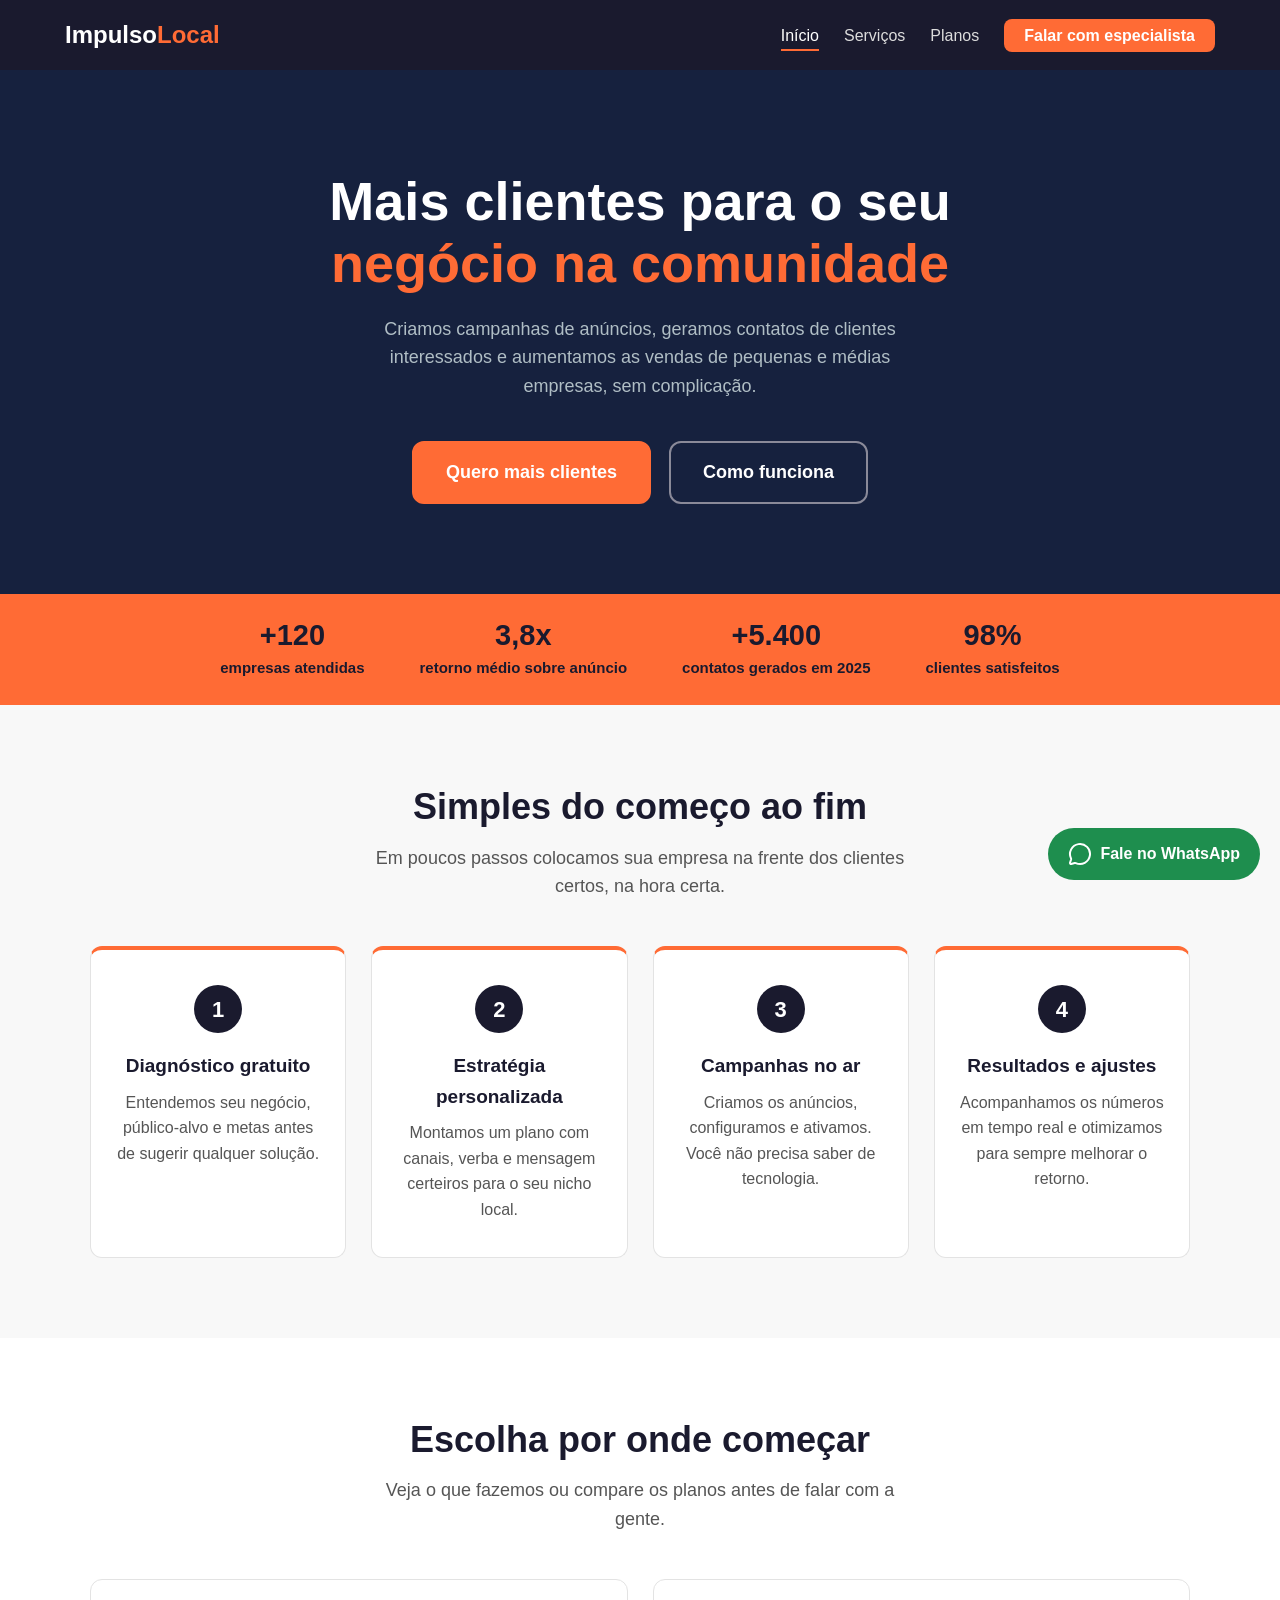
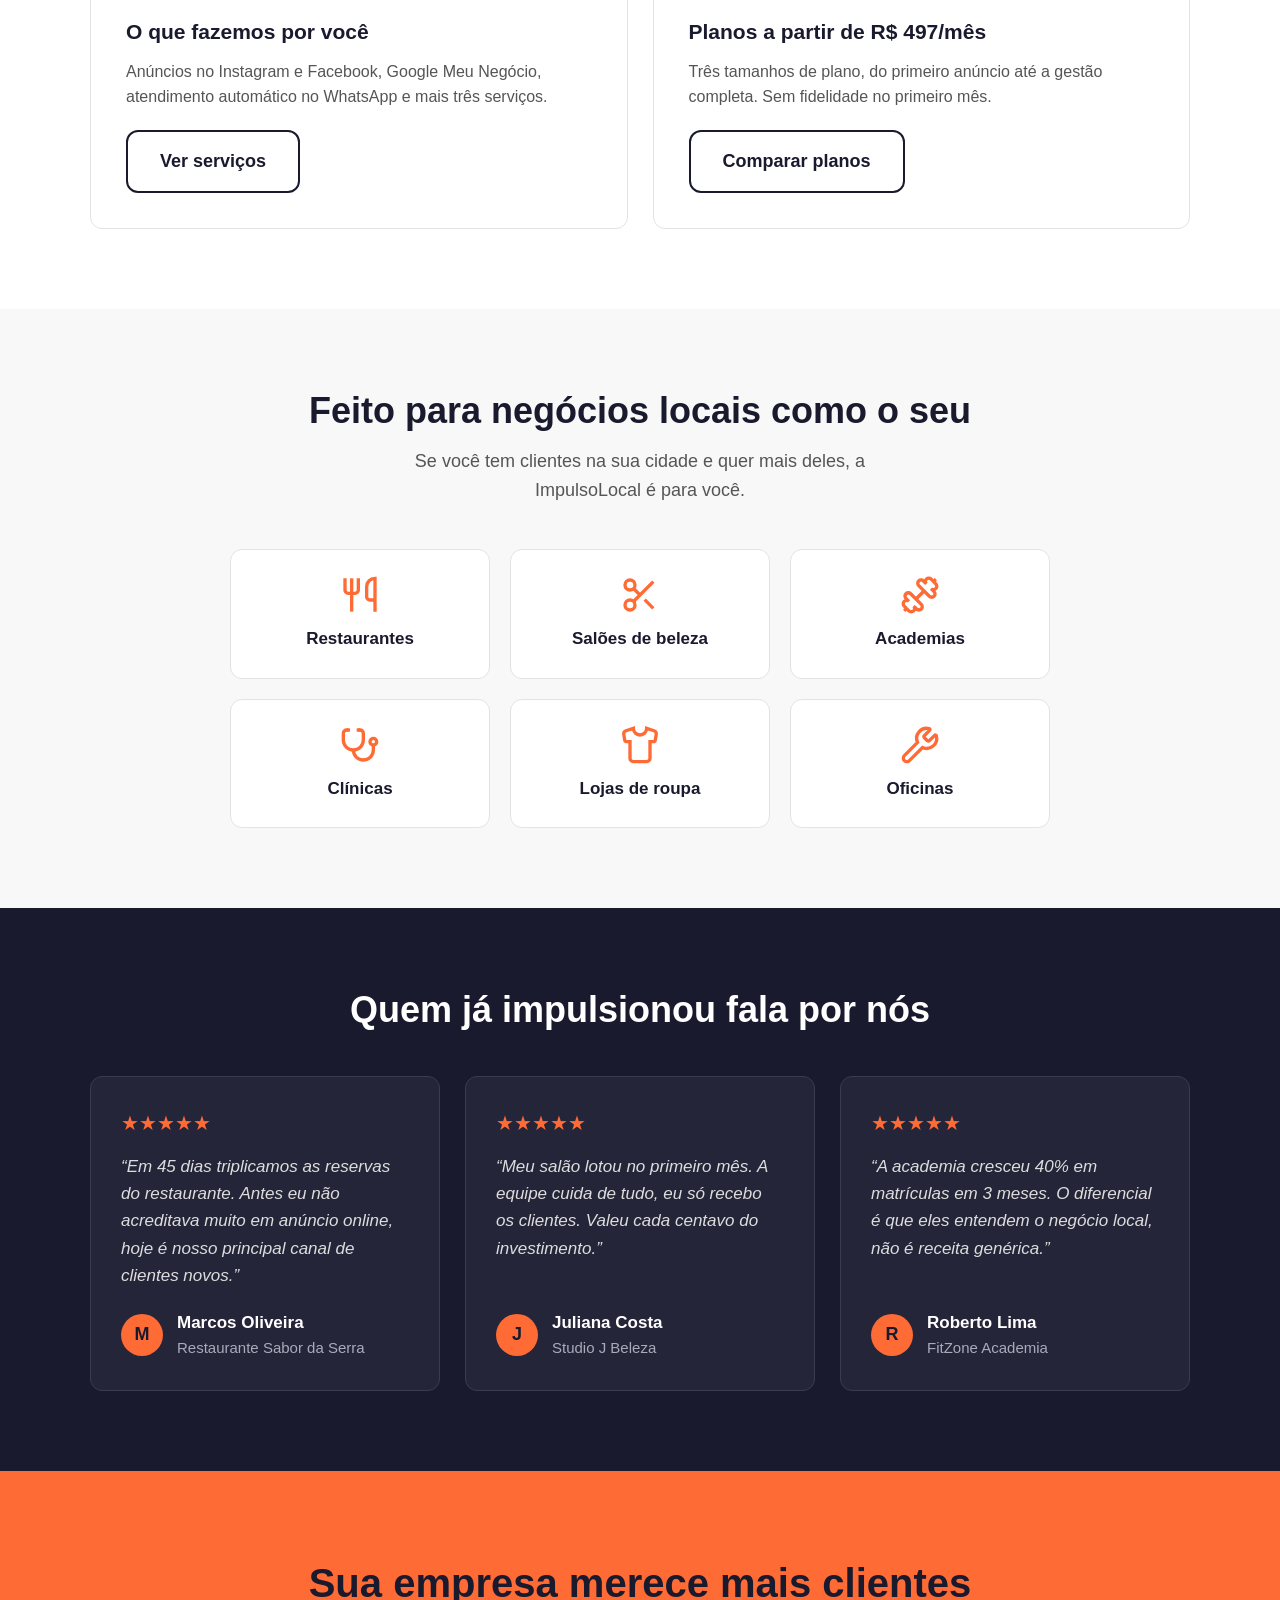
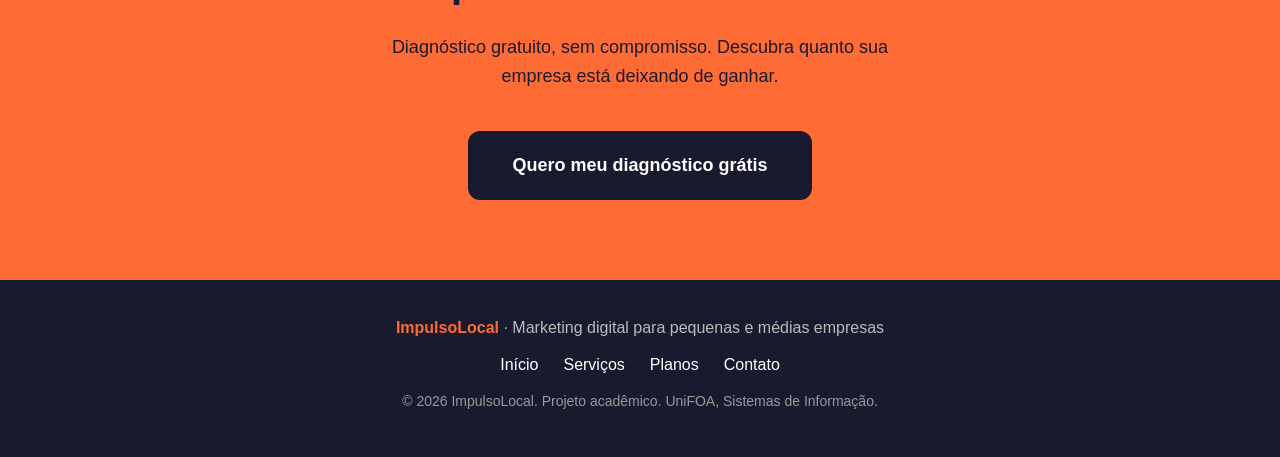
<file: Projeto-pequenos-negocios/index.html>
<!DOCTYPE html>
<html lang="pt-BR">
<head>
  <meta charset="UTF-8" />
  <meta name="viewport" content="width=device-width, initial-scale=1.0" />
  <meta name="description" content="Anúncios, leads e mais clientes para pequenos negócios locais." />
  <title>ImpulsoLocal · Marketing para Pequenos Negócios</title>
  <link rel="stylesheet" href="css/style.css" />
</head>
<body>

  <!-- menu -->
  <nav aria-label="Menu principal">
    <div class="nav-inner">
      <a href="index.html" class="logo">Impulso<span>Local</span></a>
      <ul class="nav-links" id="navLinks">
        <li><a href="index.html" class="ativo">Início</a></li>
        <li><a href="servicos.html">Serviços</a></li>
        <li><a href="planos.html">Planos</a></li>
        <li><a href="contato.html" class="nav-cta">Falar com especialista</a></li>
      </ul>
    </div>
  </nav>

  <main>
    <!-- HERO -->
    <section class="hero">
      <h1>Mais clientes para o seu<br><em>negócio na comunidade</em></h1>
      <p>Criamos campanhas de anúncios, geramos contatos de clientes interessados e aumentamos as vendas de pequenas e médias empresas, sem complicação.</p>
      <div class="hero-btns">
        <a href="contato.html" class="btn-primary">Quero mais clientes</a>
        <a href="#como-funciona" class="btn-secondary">Como funciona</a>
      </div>
    </section>

    <!-- NÚMEROS -->
    <div class="stats-bar">
      <div class="stat"><strong>+120</strong><span>empresas atendidas</span></div>
      <div class="stat"><strong>3,8x</strong><span>retorno médio sobre anúncio</span></div>
      <div class="stat"><strong>+5.400</strong><span>contatos gerados em 2025</span></div>
      <div class="stat"><strong>98%</strong><span>clientes satisfeitos</span></div>
    </div>

    <!-- COMO FUNCIONA -->
    <section id="como-funciona" class="bg-cinza">
      <div class="container text-center">
        <h2 class="section-title">Simples do começo ao fim</h2>
        <p class="section-sub">Em poucos passos colocamos sua empresa na frente dos clientes certos, na hora certa.</p>
        <div class="steps-grid">
        <div class="step-card">
          <div class="step-num">1</div>
          <h3>Diagnóstico gratuito</h3>
          <p>Entendemos seu negócio, público-alvo e metas antes de sugerir qualquer solução.</p>
        </div>
        <div class="step-card">
          <div class="step-num">2</div>
          <h3>Estratégia personalizada</h3>
          <p>Montamos um plano com canais, verba e mensagem certeiros para o seu nicho local.</p>
        </div>
        <div class="step-card">
          <div class="step-num">3</div>
          <h3>Campanhas no ar</h3>
          <p>Criamos os anúncios, configuramos e ativamos. Você não precisa saber de tecnologia.</p>
        </div>
        <div class="step-card">
          <div class="step-num">4</div>
          <h3>Resultados e ajustes</h3>
          <p>Acompanhamos os números em tempo real e otimizamos para sempre melhorar o retorno.</p>
        </div>
        </div>
      </div>
    </section>

    <!-- CONHEÇA MAIS -->
    <section>
      <div class="container text-center">
        <h2 class="section-title">Escolha por onde começar</h2>
        <p class="section-sub">Veja o que fazemos ou compare os planos antes de falar com a gente.</p>
        <div class="preview-grid">
          <article class="preview-card">
            <h3>O que fazemos por você</h3>
            <p>Anúncios no Instagram e Facebook, Google Meu Negócio, atendimento automático no WhatsApp e mais três serviços.</p>
            <a href="servicos.html" class="btn-primary btn-outline">Ver serviços</a>
          </article>
          <article class="preview-card">
            <h3>Planos a partir de R$ 497/mês</h3>
            <p>Três tamanhos de plano, do primeiro anúncio até a gestão completa. Sem fidelidade no primeiro mês.</p>
            <a href="planos.html" class="btn-primary btn-outline">Comparar planos</a>
          </article>
        </div>
      </div>
    </section>

    <!-- PARA QUEM -->
    <section id="para-quem" class="bg-cinza">
      <div class="container text-center">
        <h2 class="section-title">Feito para negócios locais como o seu</h2>
        <p class="section-sub">Se você tem clientes na sua cidade e quer mais deles, a ImpulsoLocal é para você.</p>
        <ul class="audience-grid">
        <li class="audience-item"><svg class="icon" viewBox="0 0 24 24" aria-hidden="true"><path d="M3 2v7c0 1.1.9 2 2 2h4a2 2 0 0 0 2-2V2"/><path d="M7 2v20"/><path d="M21 15V2a5 5 0 0 0-5 5v6c0 1.1.9 2 2 2h3Zm0 0v7"/></svg>Restaurantes</li>
        <li class="audience-item"><svg class="icon" viewBox="0 0 24 24" aria-hidden="true"><circle cx="6" cy="6" r="3"/><path d="M8.12 8.12 12 12"/><path d="M20 4 8.12 15.88"/><circle cx="6" cy="18" r="3"/><path d="M14.8 14.8 20 20"/></svg>Salões de beleza</li>
        <li class="audience-item"><svg class="icon" viewBox="0 0 24 24" aria-hidden="true"><path d="M17.596 12.768a2 2 0 1 0 2.829-2.829l-1.768-1.767a2 2 0 0 0 2.828-2.829l-2.828-2.828a2 2 0 0 0-2.829 2.828l-1.767-1.768a2 2 0 1 0-2.829 2.829z"/><path d="m2.5 21.5 1.4-1.4"/><path d="m20.1 3.9 1.4-1.4"/><path d="M5.343 21.485a2 2 0 1 0 2.829-2.828l1.767 1.768a2 2 0 1 0 2.829-2.829l-6.364-6.364a2 2 0 1 0-2.829 2.829l1.768 1.767a2 2 0 0 0-2.828 2.829z"/><path d="m9.6 14.4 4.8-4.8"/></svg>Academias</li>
        <li class="audience-item"><svg class="icon" viewBox="0 0 24 24" aria-hidden="true"><path d="M11 2v2"/><path d="M5 2v2"/><path d="M5 3H4a2 2 0 0 0-2 2v4a6 6 0 0 0 12 0V5a2 2 0 0 0-2-2h-1"/><path d="M8 15a6 6 0 0 0 12 0v-3"/><circle cx="20" cy="10" r="2"/></svg>Clínicas</li>
        <li class="audience-item"><svg class="icon" viewBox="0 0 24 24" aria-hidden="true"><path d="M20.38 3.46 16 2a4 4 0 0 1-8 0L3.62 3.46a2 2 0 0 0-1.34 2.23l.58 3.47a1 1 0 0 0 .99.84H6v10c0 1.1.9 2 2 2h8a2 2 0 0 0 2-2V10h2.15a1 1 0 0 0 .99-.84l.58-3.47a2 2 0 0 0-1.34-2.23z"/></svg>Lojas de roupa</li>
        <li class="audience-item"><svg class="icon" viewBox="0 0 24 24" aria-hidden="true"><path d="M14.7 6.3a1 1 0 0 0 0 1.4l1.6 1.6a1 1 0 0 0 1.4 0l3.106-3.105c.32-.322.863-.22.983.218a6 6 0 0 1-8.259 7.057l-7.91 7.91a1 1 0 0 1-2.999-3l7.91-7.91a6 6 0 0 1 7.057-8.259c.438.12.54.662.219.984z"/></svg>Oficinas</li>
        </ul>
      </div>
    </section>

    <!-- DEPOIMENTOS -->
    <section class="bg-azul">
      <div class="container text-center">
        <h2 class="section-title">Quem já impulsionou fala por nós</h2>
        <div class="depo-grid">
        <figure class="depo-card">
          <div class="depo-stars" role="img" aria-label="Avaliação 5 de 5 estrelas">★★★★★</div>
          <blockquote class="depo-text">“Em 45 dias triplicamos as reservas do restaurante. Antes eu não acreditava muito em anúncio online, hoje é nosso principal canal de clientes novos.”</blockquote>
          <figcaption class="depo-author">
            <div class="depo-avatar" aria-hidden="true">M</div>
            <div>
              <div class="depo-name">Marcos Oliveira</div>
              <div class="depo-biz">Restaurante Sabor da Serra</div>
            </div>
          </figcaption>
        </figure>
        <figure class="depo-card">
          <div class="depo-stars" role="img" aria-label="Avaliação 5 de 5 estrelas">★★★★★</div>
          <blockquote class="depo-text">“Meu salão lotou no primeiro mês. A equipe cuida de tudo, eu só recebo os clientes. Valeu cada centavo do investimento.”</blockquote>
          <figcaption class="depo-author">
            <div class="depo-avatar" aria-hidden="true">J</div>
            <div>
              <div class="depo-name">Juliana Costa</div>
              <div class="depo-biz">Studio J Beleza</div>
            </div>
          </figcaption>
        </figure>
        <figure class="depo-card">
          <div class="depo-stars" role="img" aria-label="Avaliação 5 de 5 estrelas">★★★★★</div>
          <blockquote class="depo-text">“A academia cresceu 40% em matrículas em 3 meses. O diferencial é que eles entendem o negócio local, não é receita genérica.”</blockquote>
          <figcaption class="depo-author">
            <div class="depo-avatar" aria-hidden="true">R</div>
            <div>
              <div class="depo-name">Roberto Lima</div>
              <div class="depo-biz">FitZone Academia</div>
            </div>
          </figcaption>
        </figure>
        </div>
      </div>
    </section>

    <!-- CTA FINAL -->
    <div class="cta-section">
      <h2>Sua empresa merece mais clientes</h2>
      <p>Diagnóstico gratuito, sem compromisso. Descubra quanto sua empresa está deixando de ganhar.</p>
      <a href="contato.html" class="btn-primary">Quero meu diagnóstico grátis</a>
    </div>
  </main>

  <!-- RODAPÉ -->
  <footer>
    <p><strong>ImpulsoLocal</strong> · Marketing digital para pequenas e médias empresas</p>
    <ul class="footer-links">
      <li><a href="index.html">Início</a></li>
      <li><a href="servicos.html">Serviços</a></li>
      <li><a href="planos.html">Planos</a></li>
      <li><a href="contato.html">Contato</a></li>
    </ul>
    <p class="copy">© <span id="ano">2026</span> ImpulsoLocal. Projeto acadêmico. UniFOA, Sistemas de Informação.</p>
  </footer>

  <!-- botão do whatsapp -->
  <a href="https://wa.me/5524999999999?text=Ol%C3%A1!%20Vim%20pelo%20site%20e%20quero%20saber%20mais%20sobre%20a%20ImpulsoLocal." class="whatsapp-float" target="_blank" rel="noopener" aria-label="Conversar pelo WhatsApp (abre em nova aba)">
    <svg class="icon" viewBox="0 0 24 24" aria-hidden="true"><path d="M2.992 16.342a2 2 0 0 1 .094 1.167l-1.065 3.29a1 1 0 0 0 1.236 1.168l3.413-.998a2 2 0 0 1 1.099.092 10 10 0 1 0-4.777-4.719"/></svg>
    <span class="rotulo">Fale no WhatsApp</span>
  </a>

  <script src="js/main.js"></script>
</body>
</html>
</file>
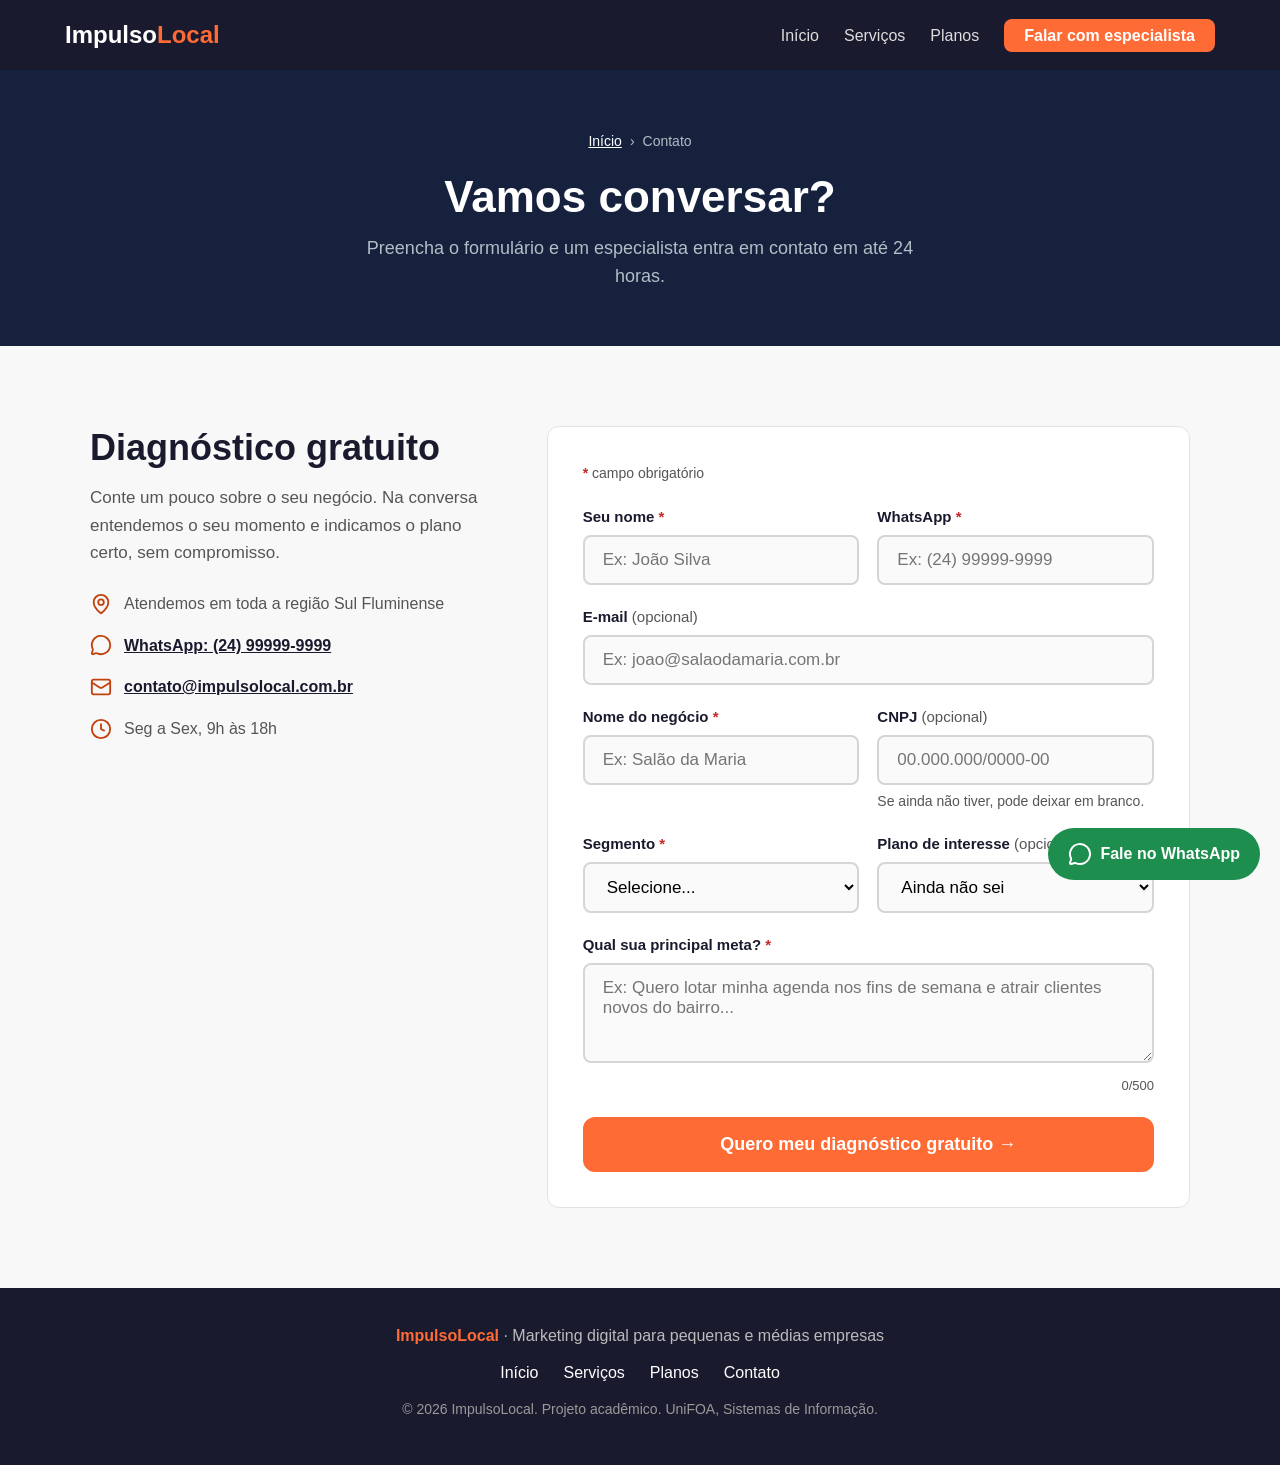
<file: Projeto-pequenos-negocios/contato.html>
<!DOCTYPE html>
<html lang="pt-BR">
<head>
  <meta charset="UTF-8" />
  <meta name="viewport" content="width=device-width, initial-scale=1.0" />
  <meta name="description" content="Peça seu diagnóstico gratuito." />
  <title>Contato · ImpulsoLocal</title>
  <link rel="stylesheet" href="css/style.css" />
</head>
<body>

  <!-- menu -->
  <nav aria-label="Menu principal">
    <div class="nav-inner">
      <a href="index.html" class="logo">Impulso<span>Local</span></a>
      <ul class="nav-links" id="navLinks">
        <li><a href="index.html">Início</a></li>
        <li><a href="servicos.html">Serviços</a></li>
        <li><a href="planos.html">Planos</a></li>
        <li><a href="contato.html" class="nav-cta ativo">Falar com especialista</a></li>
      </ul>
    </div>
  </nav>

  <!-- CABEÇALHO DA PÁGINA -->
  <header class="page-header">
    <ol class="breadcrumb" aria-label="Você está em">
      <li><a href="index.html">Início</a></li>
      <li>›</li>
      <li>Contato</li>
    </ol>
    <h1>Vamos conversar?</h1>
    <p>Preencha o formulário e um especialista entra em contato em até 24 horas.</p>
  </header>

  <main>
    <section class="bg-cinza">
      <div class="container">
        <div class="form-grid">

          <!-- Informações de contato -->
          <aside class="form-info">
            <h2 class="section-title">Diagnóstico gratuito</h2>
            <p>Conte um pouco sobre o seu negócio. Na conversa entendemos o seu momento e indicamos o plano certo, sem compromisso.</p>
            <div class="contact-item"><svg class="icon" viewBox="0 0 24 24" aria-hidden="true"><path d="M20 10c0 4.993-5.539 10.193-7.399 11.799a1 1 0 0 1-1.202 0C9.539 20.193 4 14.993 4 10a8 8 0 0 1 16 0"/><circle cx="12" cy="10" r="3"/></svg><span>Atendemos em toda a região Sul Fluminense</span></div>
            <div class="contact-item"><svg class="icon" viewBox="0 0 24 24" aria-hidden="true"><path d="M2.992 16.342a2 2 0 0 1 .094 1.167l-1.065 3.29a1 1 0 0 0 1.236 1.168l3.413-.998a2 2 0 0 1 1.099.092 10 10 0 1 0-4.777-4.719"/></svg><a href="https://wa.me/5524999999999?text=Ol%C3%A1!%20Vim%20pelo%20site%20e%20quero%20saber%20mais%20sobre%20a%20ImpulsoLocal." target="_blank" rel="noopener">WhatsApp: (24) 99999-9999</a></div>
            <div class="contact-item"><svg class="icon" viewBox="0 0 24 24" aria-hidden="true"><path d="m22 7-8.991 5.727a2 2 0 0 1-2.009 0L2 7"/><rect x="2" y="4" width="20" height="16" rx="2"/></svg><a href="mailto:contato@impulsolocal.com.br">contato@impulsolocal.com.br</a></div>
            <div class="contact-item"><svg class="icon" viewBox="0 0 24 24" aria-hidden="true"><circle cx="12" cy="12" r="10"/><path d="M12 6v6l4 2"/></svg><span>Seg a Sex, 9h às 18h</span></div>
          </aside>

          <!-- Formulário -->
          <div class="form-box">
            <form id="leadForm" novalidate>
              <p class="form-legenda"><span class="obrigatorio" aria-hidden="true">*</span> campo obrigatório</p>

              <!-- aparece se a pessoa já mandou o formulário antes -->
              <div class="aviso-dados" id="avisoDados" role="status">
                <span>Preenchemos com os dados do seu último pedido.</span>
                <button type="button" class="link-botao" id="limparDados">Limpar formulário</button>
              </div>

              <div class="form-row">
                <div class="form-group">
                  <label for="nome">Seu nome <span class="obrigatorio" aria-hidden="true">*</span></label>
                  <input type="text" id="nome" name="nome" placeholder="Ex: João Silva" autocomplete="name" required aria-describedby="erro-nome" />
                  <p class="msg-erro" id="erro-nome" aria-live="polite"></p>
                </div>
                <div class="form-group">
                  <label for="whatsapp">WhatsApp <span class="obrigatorio" aria-hidden="true">*</span></label>
                  <input type="text" id="whatsapp" name="whatsapp" placeholder="Ex: (24) 99999-9999" inputmode="numeric" maxlength="15" autocomplete="tel-national" required aria-describedby="erro-whatsapp" />
                  <p class="msg-erro" id="erro-whatsapp" aria-live="polite"></p>
                </div>
              </div>

              <div class="form-group">
                <label for="email">E-mail <span class="opcional">(opcional)</span></label>
                <input type="email" id="email" name="email" placeholder="Ex: joao@salaodamaria.com.br" autocomplete="email" aria-describedby="erro-email" />
                <p class="msg-erro" id="erro-email" aria-live="polite"></p>
              </div>

              <div class="form-row">
                <div class="form-group">
                  <label for="empresa">Nome do negócio <span class="obrigatorio" aria-hidden="true">*</span></label>
                  <input type="text" id="empresa" name="empresa" placeholder="Ex: Salão da Maria" autocomplete="organization" required aria-describedby="erro-empresa" />
                  <p class="msg-erro" id="erro-empresa" aria-live="polite"></p>
                </div>
                <div class="form-group">
                  <label for="cnpj">CNPJ <span class="opcional">(opcional)</span></label>
                  <input type="text" id="cnpj" name="cnpj" placeholder="00.000.000/0000-00" inputmode="numeric" maxlength="18" aria-describedby="erro-cnpj dica-cnpj" />
                  <p class="dica" id="dica-cnpj">Se ainda não tiver, pode deixar em branco.</p>
                  <p class="msg-erro" id="erro-cnpj" aria-live="polite"></p>
                </div>
              </div>

              <div class="form-row">
                <div class="form-group">
                  <label for="segmento">Segmento <span class="obrigatorio" aria-hidden="true">*</span></label>
                  <select id="segmento" name="segmento" required aria-describedby="erro-segmento">
                    <option value="">Selecione...</option>
                  <option>Restaurante / Lanchonete</option>
                  <option>Salão de Beleza / Barbearia</option>
                  <option>Academia / Crossfit</option>
                  <option>Clínica / Saúde</option>
                  <option>Loja de Roupas / Moda</option>
                  <option>Oficina / Auto</option>
                  <option>Imobiliária</option>
                  <option>Educação / Cursos</option>
                  <option>Outro</option>
                  </select>
                  <p class="msg-erro" id="erro-segmento" aria-live="polite"></p>
                </div>
                <div class="form-group">
                  <label for="plano">Plano de interesse <span class="opcional">(opcional)</span></label>
                  <select id="plano" name="plano">
                    <option value="">Ainda não sei</option>
                    <option value="inicial">Starter · 1 canal</option>
                    <option value="crescimento">Crescimento · 2 canais</option>
                    <option value="profissional">Profissional · todos os canais</option>
                  </select>
                </div>
              </div>

              <div class="form-group">
                <label for="meta">Qual sua principal meta? <span class="obrigatorio" aria-hidden="true">*</span></label>
                <textarea id="meta" name="meta" maxlength="500" placeholder="Ex: Quero lotar minha agenda nos fins de semana e atrair clientes novos do bairro..." required aria-describedby="erro-meta contador-meta"></textarea>
                <p class="contador" id="contador-meta">0/500</p>
                <p class="msg-erro" id="erro-meta" aria-live="polite"></p>
              </div>

              <div class="form-acoes">
                <button type="submit" class="btn-primary btn-submit" id="btnEnviar">Quero meu diagnóstico gratuito →</button>
                <button type="button" class="btn-primary btn-outline btn-cancelar" id="btnCancelar">Cancelar envio</button>
              </div>
            </form>

            <!-- Tela de sucesso -->
            <div class="form-success" id="formSuccess" role="status" tabindex="-1">
              <div class="success-icon"><svg class="icon" viewBox="0 0 24 24" aria-hidden="true"><path d="M20 6 9 17l-5-5"/></svg></div>
              <h2>Pedido enviado, <span id="nomeSucesso"></span>!</h2>
              <p>Nossa equipe vai chamar você no WhatsApp <strong id="zapSucesso"></strong> em até 24 horas.</p>
              <div class="success-acoes">
                <button type="button" class="btn-primary btn-outline" id="btnCorrigir">Corrigir meus dados</button>
                <button type="button" class="btn-primary" id="btnNovo">Enviar outro pedido</button>
              </div>
            </div>
          </div>

        </div>
      </div>
    </section>
  </main>

  <!-- RODAPÉ -->
  <footer>
    <p><strong>ImpulsoLocal</strong> · Marketing digital para pequenas e médias empresas</p>
    <ul class="footer-links">
      <li><a href="index.html">Início</a></li>
      <li><a href="servicos.html">Serviços</a></li>
      <li><a href="planos.html">Planos</a></li>
      <li><a href="contato.html">Contato</a></li>
    </ul>
    <p class="copy">© <span id="ano">2026</span> ImpulsoLocal. Projeto acadêmico. UniFOA, Sistemas de Informação.</p>
  </footer>

  <!-- botão do whatsapp -->
  <a href="https://wa.me/5524999999999?text=Ol%C3%A1!%20Vim%20pelo%20site%20e%20quero%20saber%20mais%20sobre%20a%20ImpulsoLocal." class="whatsapp-float" target="_blank" rel="noopener" aria-label="Conversar pelo WhatsApp (abre em nova aba)">
    <svg class="icon" viewBox="0 0 24 24" aria-hidden="true"><path d="M2.992 16.342a2 2 0 0 1 .094 1.167l-1.065 3.29a1 1 0 0 0 1.236 1.168l3.413-.998a2 2 0 0 1 1.099.092 10 10 0 1 0-4.777-4.719"/></svg>
    <span class="rotulo">Fale no WhatsApp</span>
  </a>

  <script src="js/main.js"></script>
  <script src="js/formulario.js"></script>
</body>
</html>
</file>
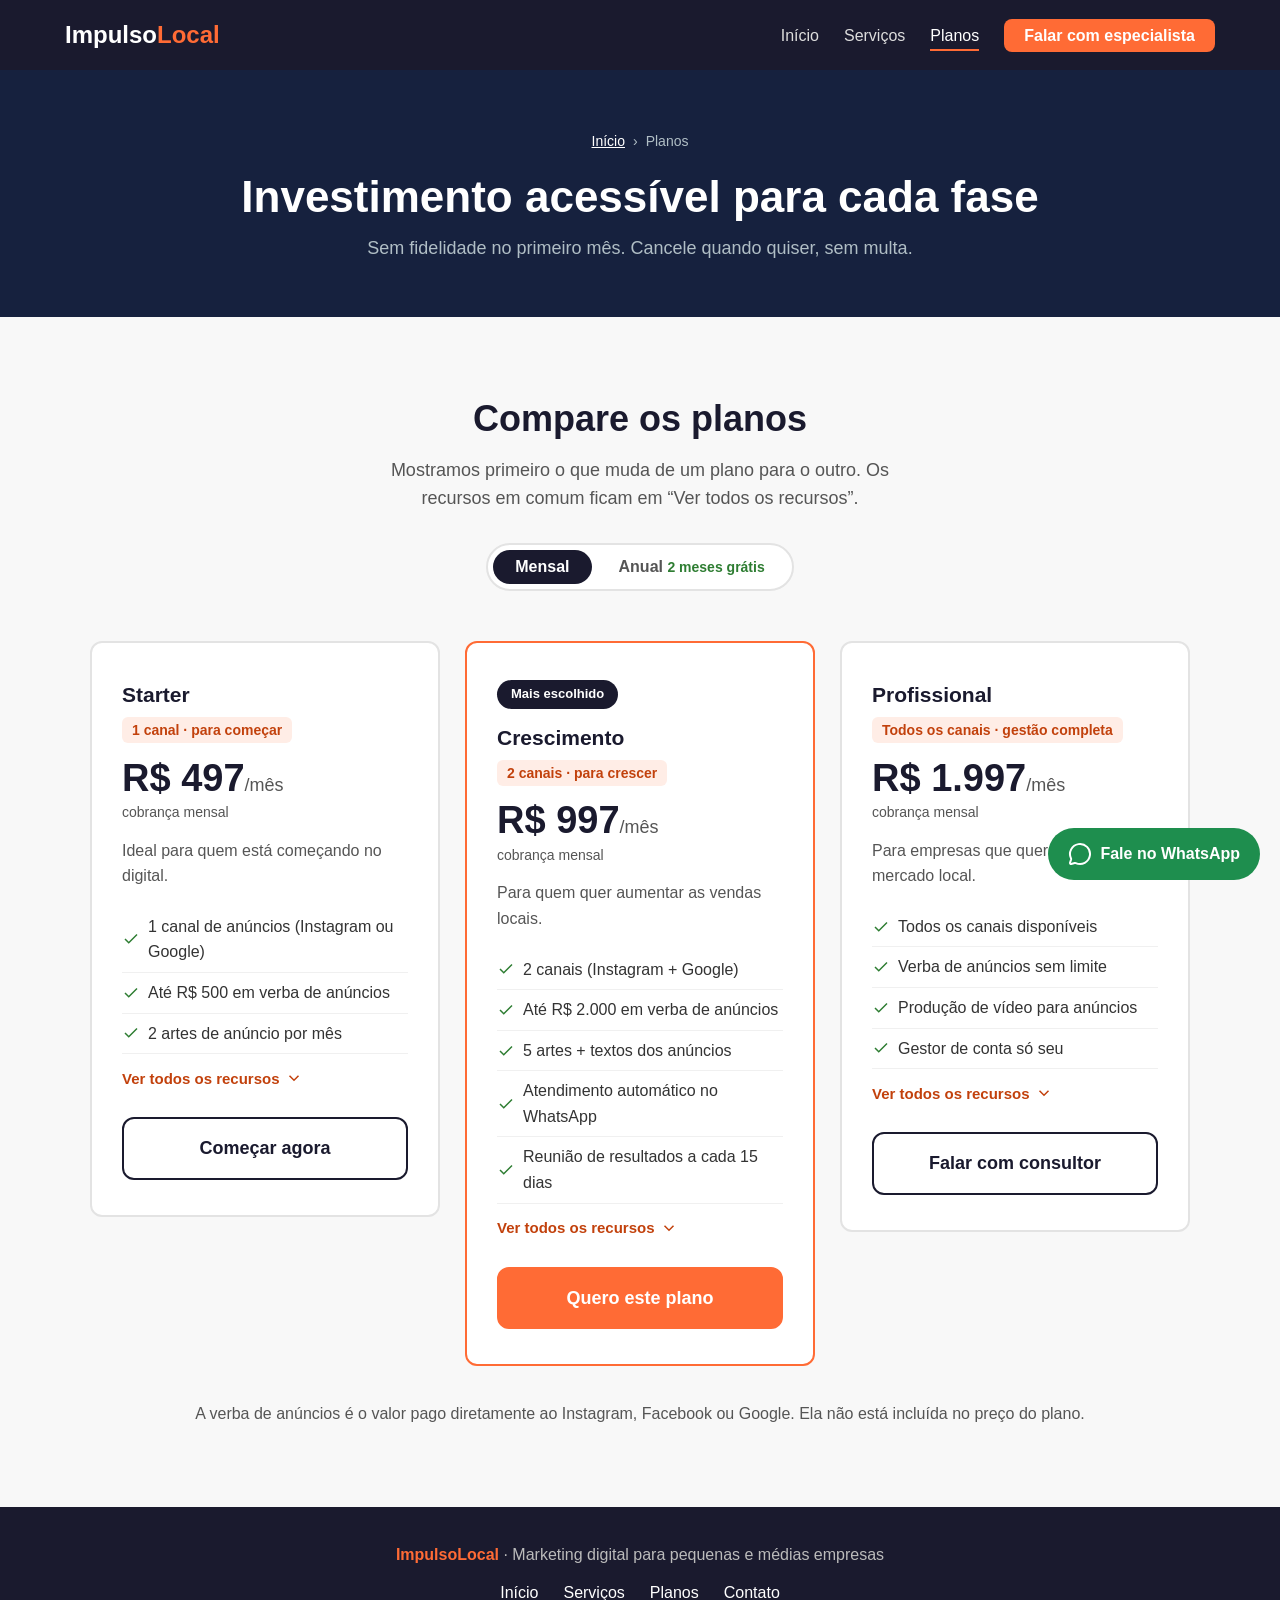
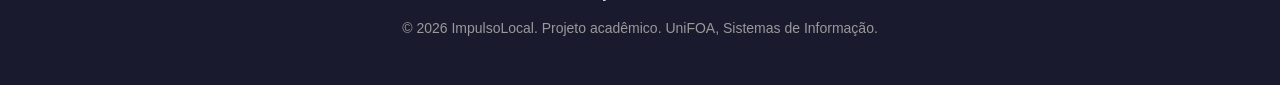
<file: Projeto-pequenos-negocios/planos.html>
<!DOCTYPE html>
<html lang="pt-BR">
<head>
  <meta charset="UTF-8" />
  <meta name="viewport" content="width=device-width, initial-scale=1.0" />
  <meta name="description" content="Compare os planos da ImpulsoLocal." />
  <title>Planos · ImpulsoLocal</title>
  <link rel="stylesheet" href="css/style.css" />
</head>
<body>

  <!-- menu -->
  <nav aria-label="Menu principal">
    <div class="nav-inner">
      <a href="index.html" class="logo">Impulso<span>Local</span></a>
      <ul class="nav-links" id="navLinks">
        <li><a href="index.html">Início</a></li>
        <li><a href="servicos.html">Serviços</a></li>
        <li><a href="planos.html" class="ativo">Planos</a></li>
        <li><a href="contato.html" class="nav-cta">Falar com especialista</a></li>
      </ul>
    </div>
  </nav>

  <!-- CABEÇALHO DA PÁGINA -->
  <header class="page-header">
    <ol class="breadcrumb" aria-label="Você está em">
      <li><a href="index.html">Início</a></li>
      <li>›</li>
      <li>Planos</li>
    </ol>
    <h1>Investimento acessível para cada fase</h1>
    <p>Sem fidelidade no primeiro mês. Cancele quando quiser, sem multa.</p>
  </header>

  <main>
    <section class="bg-cinza">
      <div class="container text-center">
        <h2 class="section-title">Compare os planos</h2>
        <p class="section-sub">Mostramos primeiro o que muda de um plano para o outro. Os recursos em comum ficam em “Ver todos os recursos”.</p>

        <!-- mensal / anual -->
        <div class="billing-toggle" role="group" aria-label="Forma de pagamento">
          <button type="button" data-cobranca="mensal" class="ativo">Mensal</button>
          <button type="button" data-cobranca="anual">Anual <span class="desconto">2 meses grátis</span></button>
        </div>

        <div class="plans-grid">
        <article class="plan-card">
          <h3 class="plan-name">Starter</h3>
          <span class="plan-porte">1 canal · para começar</span>
          <p class="plan-price">R$ <span class="valor" data-mensal="497" data-anual="414">497</span><span class="por-mes">/mês</span></p>
          <p class="plan-cobranca" data-anual-texto="cobrado R$ 4.970 por ano">cobrança mensal</p>
          <p class="plan-desc">Ideal para quem está começando no digital.</p>
          <ul class="plan-features">
            <li><svg class="icon" viewBox="0 0 24 24" aria-hidden="true"><path d="M20 6 9 17l-5-5"/></svg>1 canal de anúncios (Instagram ou Google)</li>
            <li><svg class="icon" viewBox="0 0 24 24" aria-hidden="true"><path d="M20 6 9 17l-5-5"/></svg>Até R$ 500 em verba de anúncios</li>
            <li><svg class="icon" viewBox="0 0 24 24" aria-hidden="true"><path d="M20 6 9 17l-5-5"/></svg>2 artes de anúncio por mês</li>
          </ul>
          <ul class="plan-features extra" id="extra-inicial">
            <li><svg class="icon" viewBox="0 0 24 24" aria-hidden="true"><path d="M20 6 9 17l-5-5"/></svg>Relatório mensal simplificado</li>
            <li><svg class="icon" viewBox="0 0 24 24" aria-hidden="true"><path d="M20 6 9 17l-5-5"/></svg>Suporte via WhatsApp</li>
          </ul>
          <button type="button" class="btn-ver-mais" aria-expanded="false" aria-controls="extra-inicial">
            <span>Ver todos os recursos</span> <svg class="icon" viewBox="0 0 24 24" aria-hidden="true"><path d="m6 9 6 6 6-6"/></svg>
          </button>
          <a href="contato.html?plano=inicial" class="btn-primary btn-outline btn-plan">Começar agora</a>
        </article>
        <article class="plan-card destaque">
          <div class="plan-badge">Mais escolhido</div>
          <h3 class="plan-name">Crescimento</h3>
          <span class="plan-porte">2 canais · para crescer</span>
          <p class="plan-price">R$ <span class="valor" data-mensal="997" data-anual="831">997</span><span class="por-mes">/mês</span></p>
          <p class="plan-cobranca" data-anual-texto="cobrado R$ 9.970 por ano">cobrança mensal</p>
          <p class="plan-desc">Para quem quer aumentar as vendas locais.</p>
          <ul class="plan-features">
            <li><svg class="icon" viewBox="0 0 24 24" aria-hidden="true"><path d="M20 6 9 17l-5-5"/></svg>2 canais (Instagram + Google)</li>
            <li><svg class="icon" viewBox="0 0 24 24" aria-hidden="true"><path d="M20 6 9 17l-5-5"/></svg>Até R$ 2.000 em verba de anúncios</li>
            <li><svg class="icon" viewBox="0 0 24 24" aria-hidden="true"><path d="M20 6 9 17l-5-5"/></svg>5 artes + textos dos anúncios</li>
            <li><svg class="icon" viewBox="0 0 24 24" aria-hidden="true"><path d="M20 6 9 17l-5-5"/></svg>Atendimento automático no WhatsApp</li>
            <li><svg class="icon" viewBox="0 0 24 24" aria-hidden="true"><path d="M20 6 9 17l-5-5"/></svg>Reunião de resultados a cada 15 dias</li>
          </ul>
          <ul class="plan-features extra" id="extra-crescimento">
            <li><svg class="icon" viewBox="0 0 24 24" aria-hidden="true"><path d="M20 6 9 17l-5-5"/></svg>Google Meu Negócio otimizado</li>
            <li><svg class="icon" viewBox="0 0 24 24" aria-hidden="true"><path d="M20 6 9 17l-5-5"/></svg>Painel de resultados em tempo real</li>
            <li><svg class="icon" viewBox="0 0 24 24" aria-hidden="true"><path d="M20 6 9 17l-5-5"/></svg>Suporte via WhatsApp</li>
          </ul>
          <button type="button" class="btn-ver-mais" aria-expanded="false" aria-controls="extra-crescimento">
            <span>Ver todos os recursos</span> <svg class="icon" viewBox="0 0 24 24" aria-hidden="true"><path d="m6 9 6 6 6-6"/></svg>
          </button>
          <a href="contato.html?plano=crescimento" class="btn-primary btn-plan">Quero este plano</a>
        </article>
        <article class="plan-card">
          <h3 class="plan-name">Profissional</h3>
          <span class="plan-porte">Todos os canais · gestão completa</span>
          <p class="plan-price">R$ <span class="valor" data-mensal="1.997" data-anual="1.664">1.997</span><span class="por-mes">/mês</span></p>
          <p class="plan-cobranca" data-anual-texto="cobrado R$ 19.970 por ano">cobrança mensal</p>
          <p class="plan-desc">Para empresas que querem liderar o mercado local.</p>
          <ul class="plan-features">
            <li><svg class="icon" viewBox="0 0 24 24" aria-hidden="true"><path d="M20 6 9 17l-5-5"/></svg>Todos os canais disponíveis</li>
            <li><svg class="icon" viewBox="0 0 24 24" aria-hidden="true"><path d="M20 6 9 17l-5-5"/></svg>Verba de anúncios sem limite</li>
            <li><svg class="icon" viewBox="0 0 24 24" aria-hidden="true"><path d="M20 6 9 17l-5-5"/></svg>Produção de vídeo para anúncios</li>
            <li><svg class="icon" viewBox="0 0 24 24" aria-hidden="true"><path d="M20 6 9 17l-5-5"/></svg>Gestor de conta só seu</li>
          </ul>
          <ul class="plan-features extra" id="extra-profissional">
            <li><svg class="icon" viewBox="0 0 24 24" aria-hidden="true"><path d="M20 6 9 17l-5-5"/></svg>Funil de vendas completo</li>
            <li><svg class="icon" viewBox="0 0 24 24" aria-hidden="true"><path d="M20 6 9 17l-5-5"/></svg>Sistema para organizar os contatos (CRM)</li>
            <li><svg class="icon" viewBox="0 0 24 24" aria-hidden="true"><path d="M20 6 9 17l-5-5"/></svg>Suporte prioritário 7 dias por semana</li>
          </ul>
          <button type="button" class="btn-ver-mais" aria-expanded="false" aria-controls="extra-profissional">
            <span>Ver todos os recursos</span> <svg class="icon" viewBox="0 0 24 24" aria-hidden="true"><path d="m6 9 6 6 6-6"/></svg>
          </button>
          <a href="contato.html?plano=profissional" class="btn-primary btn-outline btn-plan">Falar com consultor</a>
        </article>
        </div>
        <p class="plans-nota">A verba de anúncios é o valor pago diretamente ao Instagram, Facebook ou Google. Ela não está incluída no preço do plano.</p>
      </div>
    </section>
  </main>

  <!-- RODAPÉ -->
  <footer>
    <p><strong>ImpulsoLocal</strong> · Marketing digital para pequenas e médias empresas</p>
    <ul class="footer-links">
      <li><a href="index.html">Início</a></li>
      <li><a href="servicos.html">Serviços</a></li>
      <li><a href="planos.html">Planos</a></li>
      <li><a href="contato.html">Contato</a></li>
    </ul>
    <p class="copy">© <span id="ano">2026</span> ImpulsoLocal. Projeto acadêmico. UniFOA, Sistemas de Informação.</p>
  </footer>

  <!-- botão do whatsapp -->
  <a href="https://wa.me/5524999999999?text=Ol%C3%A1!%20Vim%20pelo%20site%20e%20quero%20saber%20mais%20sobre%20a%20ImpulsoLocal." class="whatsapp-float" target="_blank" rel="noopener" aria-label="Conversar pelo WhatsApp (abre em nova aba)">
    <svg class="icon" viewBox="0 0 24 24" aria-hidden="true"><path d="M2.992 16.342a2 2 0 0 1 .094 1.167l-1.065 3.29a1 1 0 0 0 1.236 1.168l3.413-.998a2 2 0 0 1 1.099.092 10 10 0 1 0-4.777-4.719"/></svg>
    <span class="rotulo">Fale no WhatsApp</span>
  </a>

  <script src="js/main.js"></script>
  <script src="js/planos.js"></script>
</body>
</html>
</file>
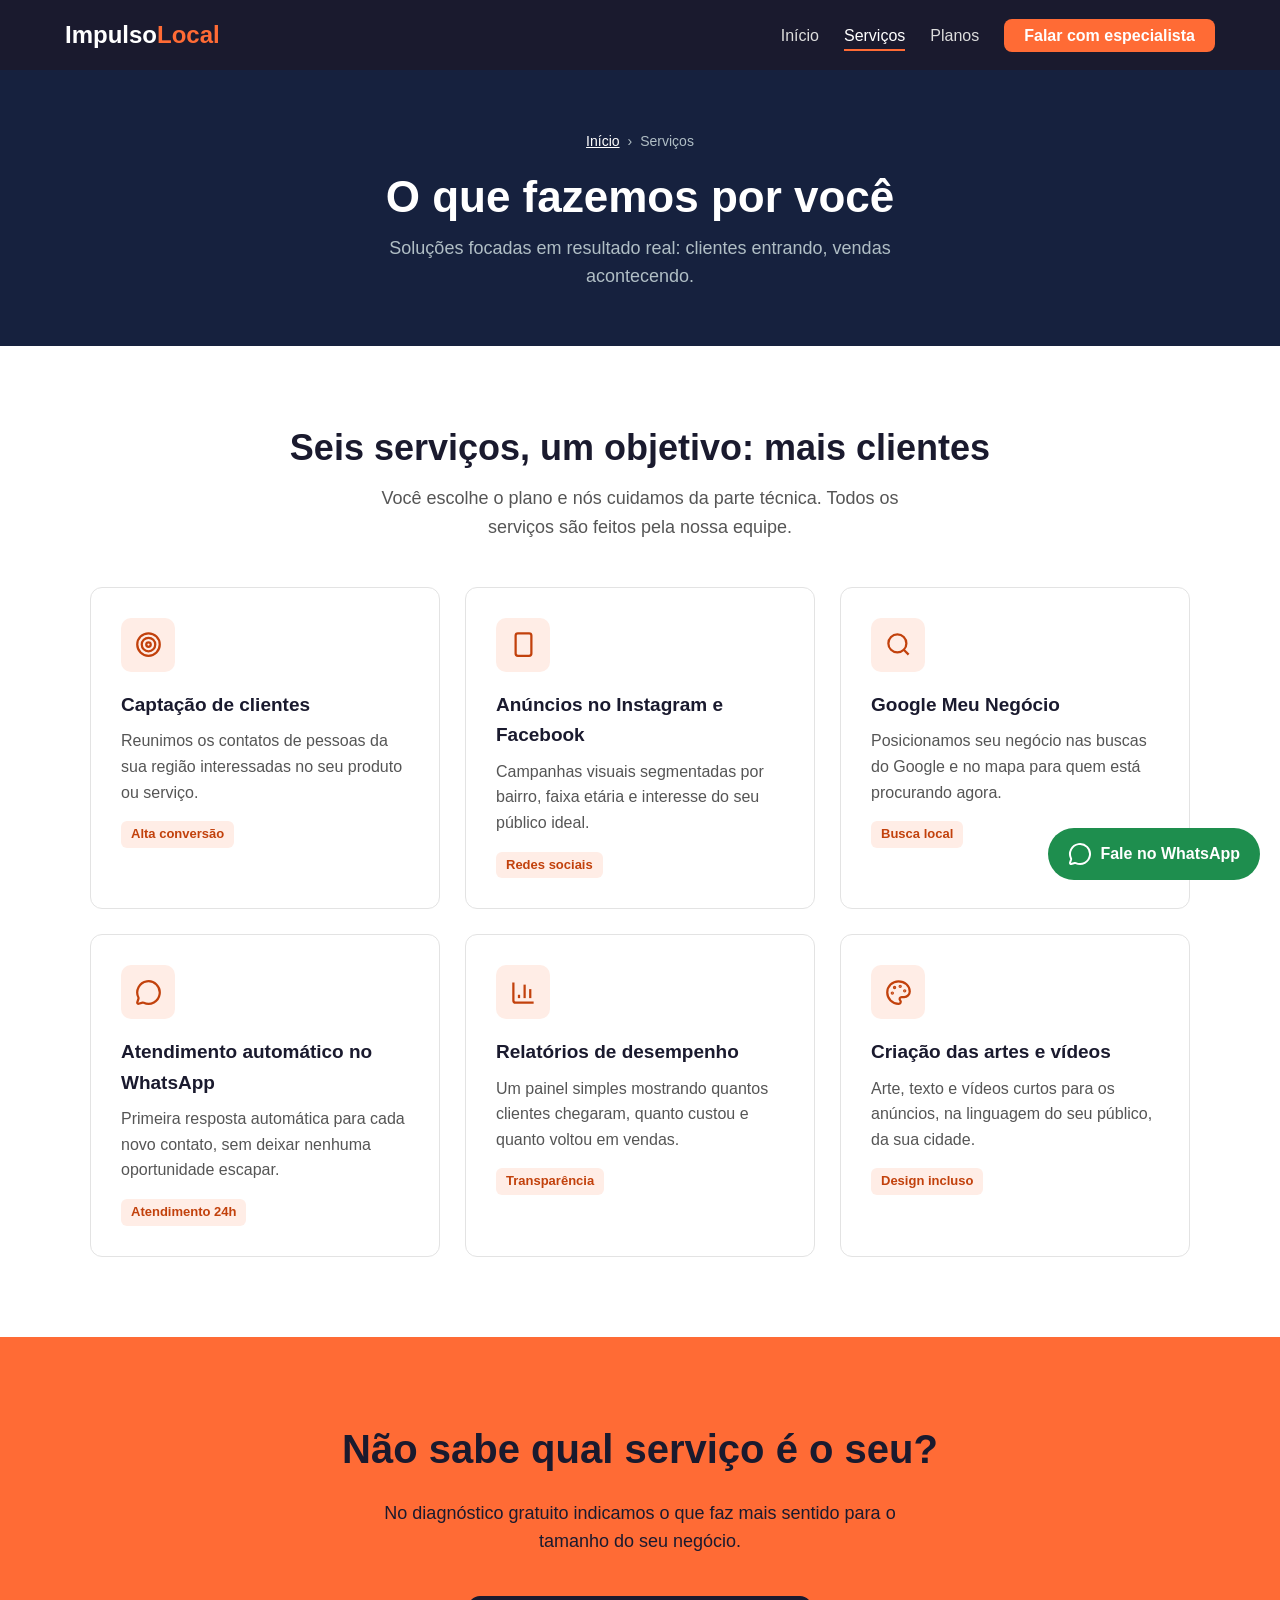
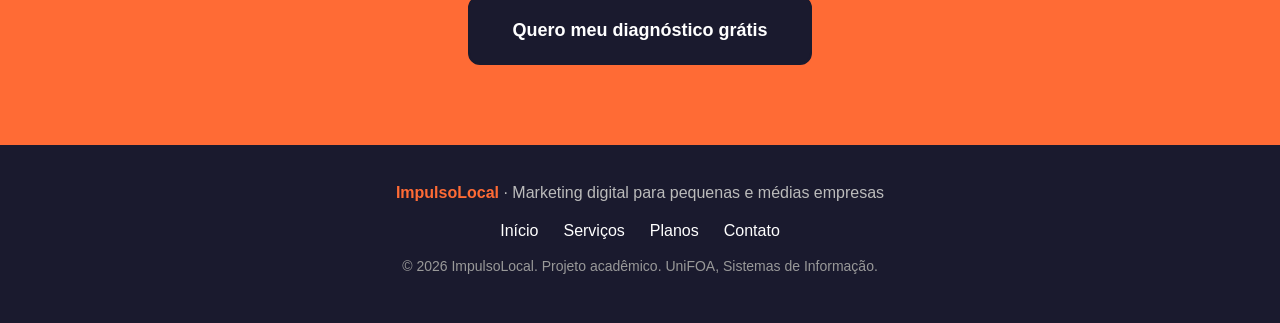
<file: Projeto-pequenos-negocios/servicos.html>
<!DOCTYPE html>
<html lang="pt-BR">
<head>
  <meta charset="UTF-8" />
  <meta name="viewport" content="width=device-width, initial-scale=1.0" />
  <meta name="description" content="Os serviços de marketing da ImpulsoLocal para negócios locais." />
  <title>Serviços · ImpulsoLocal</title>
  <link rel="stylesheet" href="css/style.css" />
</head>
<body>

  <!-- menu -->
  <nav aria-label="Menu principal">
    <div class="nav-inner">
      <a href="index.html" class="logo">Impulso<span>Local</span></a>
      <ul class="nav-links" id="navLinks">
        <li><a href="index.html">Início</a></li>
        <li><a href="servicos.html" class="ativo">Serviços</a></li>
        <li><a href="planos.html">Planos</a></li>
        <li><a href="contato.html" class="nav-cta">Falar com especialista</a></li>
      </ul>
    </div>
  </nav>

  <!-- CABEÇALHO DA PÁGINA -->
  <header class="page-header">
    <ol class="breadcrumb" aria-label="Você está em">
      <li><a href="index.html">Início</a></li>
      <li>›</li>
      <li>Serviços</li>
    </ol>
    <h1>O que fazemos por você</h1>
    <p>Soluções focadas em resultado real: clientes entrando, vendas acontecendo.</p>
  </header>

  <main>
    <section>
      <div class="container text-center">
        <h2 class="section-title">Seis serviços, um objetivo: mais clientes</h2>
        <p class="section-sub">Você escolhe o plano e nós cuidamos da parte técnica. Todos os serviços são feitos pela nossa equipe.</p>
        <div class="services-grid">
        <article class="service-card">
          <div class="service-icon"><svg class="icon" viewBox="0 0 24 24" aria-hidden="true"><circle cx="12" cy="12" r="10"/><circle cx="12" cy="12" r="6"/><circle cx="12" cy="12" r="2"/></svg></div>
          <h3>Captação de clientes</h3>
          <p>Reunimos os contatos de pessoas da sua região interessadas no seu produto ou serviço.</p>
          <span class="service-tag">Alta conversão</span>
        </article>
        <article class="service-card">
          <div class="service-icon"><svg class="icon" viewBox="0 0 24 24" aria-hidden="true"><rect width="14" height="20" x="5" y="2" rx="2" ry="2"/><path d="M12 18h.01"/></svg></div>
          <h3>Anúncios no Instagram e Facebook</h3>
          <p>Campanhas visuais segmentadas por bairro, faixa etária e interesse do seu público ideal.</p>
          <span class="service-tag">Redes sociais</span>
        </article>
        <article class="service-card">
          <div class="service-icon"><svg class="icon" viewBox="0 0 24 24" aria-hidden="true"><path d="m21 21-4.34-4.34"/><circle cx="11" cy="11" r="8"/></svg></div>
          <h3>Google Meu Negócio</h3>
          <p>Posicionamos seu negócio nas buscas do Google e no mapa para quem está procurando agora.</p>
          <span class="service-tag">Busca local</span>
        </article>
        <article class="service-card">
          <div class="service-icon"><svg class="icon" viewBox="0 0 24 24" aria-hidden="true"><path d="M2.992 16.342a2 2 0 0 1 .094 1.167l-1.065 3.29a1 1 0 0 0 1.236 1.168l3.413-.998a2 2 0 0 1 1.099.092 10 10 0 1 0-4.777-4.719"/></svg></div>
          <h3>Atendimento automático no WhatsApp</h3>
          <p>Primeira resposta automática para cada novo contato, sem deixar nenhuma oportunidade escapar.</p>
          <span class="service-tag">Atendimento 24h</span>
        </article>
        <article class="service-card">
          <div class="service-icon"><svg class="icon" viewBox="0 0 24 24" aria-hidden="true"><path d="M3 3v16a2 2 0 0 0 2 2h16"/><path d="M18 17V9"/><path d="M13 17V5"/><path d="M8 17v-3"/></svg></div>
          <h3>Relatórios de desempenho</h3>
          <p>Um painel simples mostrando quantos clientes chegaram, quanto custou e quanto voltou em vendas.</p>
          <span class="service-tag">Transparência</span>
        </article>
        <article class="service-card">
          <div class="service-icon"><svg class="icon" viewBox="0 0 24 24" aria-hidden="true"><path d="M12 22a1 1 0 0 1 0-20 10 9 0 0 1 10 9 5 5 0 0 1-5 5h-2.25a1.75 1.75 0 0 0-1.4 2.8l.3.4a1.75 1.75 0 0 1-1.4 2.8z"/><circle cx="13.5" cy="6.5" r=".5" fill="currentColor"/><circle cx="17.5" cy="10.5" r=".5" fill="currentColor"/><circle cx="6.5" cy="12.5" r=".5" fill="currentColor"/><circle cx="8.5" cy="7.5" r=".5" fill="currentColor"/></svg></div>
          <h3>Criação das artes e vídeos</h3>
          <p>Arte, texto e vídeos curtos para os anúncios, na linguagem do seu público, da sua cidade.</p>
          <span class="service-tag">Design incluso</span>
        </article>
        </div>
      </div>
    </section>

    <div class="cta-section">
      <h2>Não sabe qual serviço é o seu?</h2>
      <p>No diagnóstico gratuito indicamos o que faz mais sentido para o tamanho do seu negócio.</p>
      <a href="contato.html" class="btn-primary">Quero meu diagnóstico grátis</a>
    </div>
  </main>

  <!-- RODAPÉ -->
  <footer>
    <p><strong>ImpulsoLocal</strong> · Marketing digital para pequenas e médias empresas</p>
    <ul class="footer-links">
      <li><a href="index.html">Início</a></li>
      <li><a href="servicos.html">Serviços</a></li>
      <li><a href="planos.html">Planos</a></li>
      <li><a href="contato.html">Contato</a></li>
    </ul>
    <p class="copy">© <span id="ano">2026</span> ImpulsoLocal. Projeto acadêmico. UniFOA, Sistemas de Informação.</p>
  </footer>

  <!-- botão do whatsapp -->
  <a href="https://wa.me/5524999999999?text=Ol%C3%A1!%20Vim%20pelo%20site%20e%20quero%20saber%20mais%20sobre%20a%20ImpulsoLocal." class="whatsapp-float" target="_blank" rel="noopener" aria-label="Conversar pelo WhatsApp (abre em nova aba)">
    <svg class="icon" viewBox="0 0 24 24" aria-hidden="true"><path d="M2.992 16.342a2 2 0 0 1 .094 1.167l-1.065 3.29a1 1 0 0 0 1.236 1.168l3.413-.998a2 2 0 0 1 1.099.092 10 10 0 1 0-4.777-4.719"/></svg>
    <span class="rotulo">Fale no WhatsApp</span>
  </a>

  <script src="js/main.js"></script>
</body>
</html>
</file>
<file: Projeto-pequenos-negocios/css/style.css>
/* ImpulsoLocal - estilo de todas as páginas */

* {
  margin: 0;
  padding: 0;
  box-sizing: border-box;
}

body {
  font-family: 'Segoe UI', Arial, sans-serif;
  font-size: 18px;
  line-height: 1.6;
  color: #222222;
  background-color: #ffffff;
}

a {
  color: #1A1A2E;
}

.container {
  max-width: 1100px;
  margin: 0 auto;
}

section {
  padding: 80px 25px;
}

.section-title {
  font-size: 36px;
  font-weight: bold;
  line-height: 1.2;
  margin-bottom: 15px;
  color: #1A1A2E;
}

.section-sub {
  max-width: 560px;
  margin: 0 auto;
  color: #555555;
}

.text-center {
  text-align: center;
}

.bg-cinza {
  background-color: #F8F8F8;
}

.bg-azul {
  background-color: #1A1A2E;
  color: #ffffff;
}

.bg-azul .section-title {
  color: #ffffff;
}

/* icones em svg */
.icon {
  width: 18px;
  height: 18px;
  fill: none;
  stroke: currentColor;
  stroke-width: 2;
  flex-shrink: 0;
}

/* botoes */
.btn-primary,
.btn-secondary {
  display: inline-block;
  padding: 15px 32px;
  border-radius: 12px;
  font-family: inherit;
  font-size: 18px;
  font-weight: bold;
  text-align: center;
  text-decoration: none;
  cursor: pointer;
}

.btn-primary {
  background-color: #FF6B35;
  color: #ffffff;
  border: 2px solid #FF6B35;
}

.btn-primary:hover {
  background-color: #E05520;
  border-color: #E05520;
}

.btn-secondary {
  background-color: transparent;
  color: #ffffff;
  border: 2px solid #8a8a99;
}

.btn-secondary:hover {
  color: #FF6B35;
  border-color: #FF6B35;
}

.btn-outline {
  background-color: transparent;
  color: #1A1A2E;
  border: 2px solid #1A1A2E;
}

.btn-outline:hover {
  background-color: #1A1A2E;
  border-color: #1A1A2E;
  color: #ffffff;
}

/* cabeçalho das páginas internas */
.page-header {
  background-color: #16213E;
  color: #ffffff;
  text-align: center;
  padding: 60px 25px 55px;
}

.page-header h1 {
  font-size: 44px;
  line-height: 1.2;
  margin-bottom: 10px;
}

.page-header p {
  max-width: 560px;
  margin: 0 auto;
  color: #b0bec5;
}

.breadcrumb {
  display: flex;
  justify-content: center;
  gap: 8px;
  list-style: none;
  font-size: 14px;
  color: #b0bec5;
  margin-bottom: 18px;
}

.breadcrumb a {
  color: #ffffff;
}

/* menu */
nav {
  background-color: #1A1A2E;
}

.nav-inner {
  max-width: 1200px;
  margin: 0 auto;
  padding: 16px 25px;
  display: flex;
  justify-content: space-between;
  align-items: center;
  gap: 20px;
}

.logo {
  font-size: 24px;
  font-weight: bold;
  color: #ffffff;
  text-decoration: none;
}

.logo span {
  color: #FF6B35;
}

.nav-links {
  display: flex;
  align-items: center;
  gap: 25px;
  list-style: none;
}

.nav-links a {
  color: #dddddd;
  text-decoration: none;
  font-size: 16px;
  padding: 5px 0;
  border-bottom: 2px solid transparent;
}

.nav-links a:hover {
  color: #FF6B35;
}

.nav-links .ativo {
  color: #ffffff;
  border-bottom-color: #FF6B35;
}

.nav-links .nav-cta {
  background-color: #FF6B35;
  color: #ffffff;
  padding: 8px 20px;
  border-radius: 8px;
  border-bottom: none;
  font-weight: bold;
}

.nav-links .nav-cta:hover {
  background-color: #E05520;
  color: #ffffff;
}

/* home: hero */
.hero {
  background-color: #16213E;
  color: #ffffff;
  text-align: center;
  padding: 100px 25px 90px;
}

.hero h1 {
  max-width: 860px;
  margin: 0 auto 20px;
  font-size: 54px;
  line-height: 1.15;
}

.hero h1 em {
  font-style: normal;
  color: #FF6B35;
}

.hero p {
  max-width: 560px;
  margin: 0 auto 40px;
  color: #b0bec5;
}

.hero-btns {
  display: flex;
  justify-content: center;
  flex-wrap: wrap;
  gap: 18px;
}

/* home: numeros */
.stats-bar {
  display: flex;
  justify-content: center;
  flex-wrap: wrap;
  gap: 25px 55px;
  padding: 24px 25px;
  background-color: #FF6B35;
}

.stat {
  text-align: center;
  color: #1A1A2E;
}

.stat strong {
  display: block;
  font-size: 29px;
  line-height: 1.2;
}

.stat span {
  font-size: 15px;
  font-weight: bold;
}

/* home: como funciona */
.steps-grid {
  display: flex;
  flex-wrap: wrap;
  gap: 25px;
  margin-top: 45px;
}

.step-card {
  flex: 1 1 220px;
  padding: 35px 25px;
  text-align: center;
  background-color: #ffffff;
  border: 1px solid #e3e3e3;
  border-top: 4px solid #FF6B35;
  border-radius: 12px;
}

.step-num {
  width: 48px;
  height: 48px;
  margin: 0 auto 18px;
  display: flex;
  justify-content: center;
  align-items: center;
  border-radius: 50%;
  background-color: #1A1A2E;
  color: #ffffff;
  font-size: 22px;
  font-weight: bold;
}

.step-card h3 {
  font-size: 19px;
  margin-bottom: 8px;
  color: #1A1A2E;
}

.step-card p {
  font-size: 16px;
  color: #555555;
}

/* home: para quem */
.audience-grid {
  display: flex;
  flex-wrap: wrap;
  justify-content: center;
  gap: 20px;
  max-width: 820px;
  margin: 45px auto 0;
  list-style: none;
}

.audience-item {
  flex: 1 1 220px;
  max-width: 260px;
  padding: 25px 18px;
  text-align: center;
  background-color: #ffffff;
  border: 1px solid #e3e3e3;
  border-radius: 12px;
  font-weight: bold;
  font-size: 17px;
  color: #1A1A2E;
}

.audience-item:hover {
  background-color: #1A1A2E;
  color: #ffffff;
}

.audience-item .icon {
  display: block;
  width: 40px;
  height: 40px;
  margin: 0 auto 10px;
  color: #FF6B35;
}

/* home: links para as outras paginas */
.preview-grid {
  display: flex;
  flex-wrap: wrap;
  gap: 25px;
  margin-top: 45px;
}

.preview-card {
  flex: 1 1 300px;
  padding: 35px;
  text-align: left;
  border: 1px solid #e3e3e3;
  border-radius: 12px;
}

.preview-card h3 {
  font-size: 21px;
  color: #1A1A2E;
  margin-bottom: 10px;
}

.preview-card p {
  font-size: 16px;
  color: #555555;
  margin-bottom: 20px;
}

/* home: depoimentos */
.depo-grid {
  display: flex;
  flex-wrap: wrap;
  gap: 25px;
  margin-top: 45px;
  text-align: left;
}

.depo-card {
  flex: 1 1 280px;
  display: flex;
  flex-direction: column;
  padding: 30px;
  background-color: #25253a;
  border: 1px solid #3b3b4d;
  border-radius: 12px;
}

.depo-stars {
  font-size: 20px;
  color: #FF6B35;
  margin-bottom: 14px;
}

.depo-text {
  flex-grow: 1;
  font-size: 17px;
  font-style: italic;
  color: #dddddd;
  margin-bottom: 20px;
}

.depo-author {
  display: flex;
  align-items: center;
  gap: 14px;
}

.depo-avatar {
  width: 42px;
  height: 42px;
  display: flex;
  justify-content: center;
  align-items: center;
  border-radius: 50%;
  background-color: #FF6B35;
  color: #1A1A2E;
  font-weight: bold;
}

.depo-name {
  font-weight: bold;
  font-size: 17px;
}

.depo-biz {
  font-size: 15px;
  color: #aaaabb;
}

/* home: chamada final */
.cta-section {
  padding: 80px 25px;
  text-align: center;
  background-color: #FF6B35;
  color: #1A1A2E;
}

.cta-section h2 {
  font-size: 40px;
  margin-bottom: 18px;
}

.cta-section p {
  max-width: 520px;
  margin: 0 auto 40px;
  font-weight: 500;
}

.cta-section .btn-primary {
  background-color: #1A1A2E;
  border-color: #1A1A2E;
  color: #ffffff;
  padding: 18px 42px;
}

.cta-section .btn-primary:hover {
  background-color: #0a0a1a;
  border-color: #0a0a1a;
}

/* servicos */
.services-grid {
  display: flex;
  flex-wrap: wrap;
  gap: 25px;
  margin-top: 45px;
  text-align: left;
}

.service-card {
  flex: 1 1 290px;
  padding: 30px;
  background-color: #ffffff;
  border: 1px solid #e3e3e3;
  border-radius: 12px;
}

.service-card:hover {
  border-color: #FF6B35;
}

.service-icon {
  width: 54px;
  height: 54px;
  margin-bottom: 18px;
  display: flex;
  justify-content: center;
  align-items: center;
  border-radius: 10px;
  background-color: #FFEDE6;
  color: #C2410C;
}

.service-icon .icon {
  width: 27px;
  height: 27px;
}

.service-card h3 {
  font-size: 19px;
  color: #1A1A2E;
  margin-bottom: 8px;
}

.service-card p {
  font-size: 16px;
  color: #555555;
}

.service-tag {
  display: inline-block;
  margin-top: 16px;
  padding: 3px 10px;
  border-radius: 6px;
  font-size: 13px;
  font-weight: bold;
  background-color: #FFEDE6;
  color: #C2410C;
}

/* planos */
.billing-toggle {
  display: inline-block;
  padding: 5px;
  margin-top: 30px;
  background-color: #ffffff;
  border: 2px solid #e3e3e3;
  border-radius: 30px;
}

.billing-toggle button {
  padding: 8px 22px;
  border: none;
  border-radius: 30px;
  background-color: transparent;
  font-family: inherit;
  font-size: 16px;
  font-weight: bold;
  color: #555555;
  cursor: pointer;
}

.billing-toggle .ativo {
  background-color: #1A1A2E;
  color: #ffffff;
}

.desconto {
  font-size: 14px;
  color: #2E7D32;
}

.billing-toggle .ativo .desconto {
  color: #9be7a0;
}

.plans-grid {
  display: flex;
  flex-wrap: wrap;
  justify-content: center;
  align-items: flex-start;
  gap: 25px;
  margin-top: 50px;
  text-align: left;
}

.plan-card {
  flex: 1 1 290px;
  max-width: 360px;
  padding: 35px 30px;
  background-color: #ffffff;
  border: 2px solid #e3e3e3;
  border-radius: 12px;
}

.plan-card.destaque {
  border-color: #FF6B35;
}

.plan-badge {
  display: inline-block;
  margin-bottom: 12px;
  padding: 4px 14px;
  border-radius: 20px;
  font-size: 13px;
  font-weight: bold;
  background-color: #1A1A2E;
  color: #ffffff;
}

.plan-name {
  font-size: 21px;
  color: #1A1A2E;
}

.plan-porte {
  display: inline-block;
  margin-top: 5px;
  padding: 2px 10px;
  border-radius: 6px;
  font-size: 14px;
  font-weight: bold;
  background-color: #FFEDE6;
  color: #C2410C;
}

.plan-price {
  margin-top: 12px;
  font-size: 38px;
  font-weight: bold;
  line-height: 1.2;
  color: #1A1A2E;
}

.plan-price .por-mes {
  font-size: 18px;
  font-weight: normal;
  color: #555555;
}

.plan-cobranca {
  font-size: 14px;
  color: #555555;
}

.plan-desc {
  margin: 14px 0 18px;
  font-size: 16px;
  color: #555555;
}

.plan-features {
  list-style: none;
  margin-bottom: 10px;
}

.plan-features li {
  display: flex;
  align-items: center;
  gap: 8px;
  padding: 7px 0;
  font-size: 16px;
  color: #333333;
  border-bottom: 1px solid #f0f0f0;
}

.plan-features li .icon {
  color: #2E7D32;
}

/* a lista extra fica escondida ate clicar em "ver todos" */
.extra {
  display: none;
}

.extra.aberto {
  display: block;
}

.btn-ver-mais {
  display: flex;
  align-items: center;
  gap: 5px;
  padding: 5px 0;
  margin-bottom: 25px;
  border: none;
  background-color: transparent;
  font-family: inherit;
  font-size: 15px;
  font-weight: bold;
  color: #C2410C;
  cursor: pointer;
}

.btn-plan {
  display: block;
  width: 100%;
}

.plans-nota {
  margin-top: 35px;
  font-size: 16px;
  color: #555555;
}

/* contato */
.form-grid {
  display: flex;
  flex-wrap: wrap;
  align-items: flex-start;
  gap: 45px;
}

.form-info {
  flex: 1 1 300px;
}

.form-info p {
  font-size: 17px;
  color: #555555;
  margin-bottom: 25px;
}

.contact-item {
  display: flex;
  align-items: center;
  gap: 12px;
  margin-bottom: 16px;
  font-size: 16px;
  color: #555555;
}

.contact-item .icon {
  width: 22px;
  height: 22px;
  color: #C2410C;
}

.contact-item a {
  font-weight: bold;
}

.form-box {
  flex: 2 1 420px;
  padding: 35px;
  background-color: #ffffff;
  border: 1px solid #e3e3e3;
  border-radius: 12px;
}

.form-legenda {
  font-size: 14px;
  color: #555555;
  margin-bottom: 20px;
}

.obrigatorio {
  color: #C62828;
  font-weight: bold;
}

.aviso-dados {
  display: none;
  justify-content: space-between;
  align-items: center;
  flex-wrap: wrap;
  gap: 18px;
  padding: 12px 18px;
  margin-bottom: 20px;
  font-size: 15px;
  color: #1A1A2E;
  background-color: #FFF4EE;
  border: 1px solid #ffc4ae;
  border-radius: 8px;
}

.aviso-dados.visivel {
  display: flex;
}

.link-botao {
  padding: 0;
  border: none;
  background-color: transparent;
  font-family: inherit;
  font-size: 15px;
  font-weight: bold;
  color: #C2410C;
  text-decoration: underline;
  cursor: pointer;
}

.form-row {
  display: flex;
  flex-wrap: wrap;
  gap: 0 18px;
}

.form-row .form-group {
  flex: 1 1 200px;
}

.form-group {
  margin-bottom: 20px;
}

.form-group label {
  display: block;
  margin-bottom: 6px;
  font-size: 15px;
  font-weight: bold;
  color: #1A1A2E;
}

.form-group .opcional {
  font-weight: normal;
  color: #555555;
}

.form-group input,
.form-group select,
.form-group textarea {
  width: 100%;
  padding: 13px 18px;
  font-family: inherit;
  font-size: 17px;
  background-color: #fafafa;
  border: 2px solid #d6d6d6;
  border-radius: 8px;
}

.form-group input:focus,
.form-group select:focus,
.form-group textarea:focus {
  background-color: #ffffff;
  border-color: #FF6B35;
  outline: none;
}

.form-group textarea {
  min-height: 100px;
}

/* o js coloca a classe com-erro ou valido no .form-group */
.com-erro input,
.com-erro select,
.com-erro textarea {
  background-color: #FFF6F6;
  border-color: #C62828;
}

.valido input,
.valido select,
.valido textarea {
  border-color: #2E7D32;
}

.msg-erro {
  font-size: 14px;
  color: #C62828;
}

.dica {
  margin-top: 5px;
  font-size: 14px;
  color: #555555;
}

.contador {
  margin-top: 4px;
  font-size: 13px;
  text-align: right;
  color: #555555;
}

.form-acoes {
  display: flex;
  flex-direction: column;
  gap: 14px;
}

.btn-cancelar {
  display: none;
}

.btn-cancelar.visivel {
  display: block;
}

.form-success {
  display: none;
  padding: 25px 18px;
  text-align: center;
  color: #1A1A2E;
}

.form-success.visivel {
  display: block;
}

.success-icon {
  width: 64px;
  height: 64px;
  margin: 0 auto 18px;
  display: flex;
  justify-content: center;
  align-items: center;
  border-radius: 50%;
  background-color: #E8F5E9;
  color: #2E7D32;
}

.success-icon .icon {
  width: 34px;
  height: 34px;
}

.form-success h2 {
  font-size: 22px;
  margin-bottom: 8px;
}

.form-success p {
  font-size: 16px;
  color: #555555;
  margin-bottom: 25px;
}

.success-acoes {
  display: flex;
  justify-content: center;
  flex-wrap: wrap;
  gap: 14px;
}

/* rodape */
footer {
  padding: 35px 25px 45px;
  text-align: center;
  font-size: 16px;
  color: #bbbbbb;
  background-color: #1A1A2E;
}

footer strong {
  color: #FF6B35;
}

footer a {
  color: #ffffff;
  text-decoration: none;
}

footer a:hover {
  color: #FF6B35;
}

.footer-links {
  display: flex;
  justify-content: center;
  flex-wrap: wrap;
  gap: 8px 25px;
  margin: 12px 0;
  list-style: none;
}

.copy {
  font-size: 14px;
  color: #999999;
}

/* botao do whatsapp que fica fixo no canto */
.whatsapp-float {
  position: fixed;
  right: 20px;
  bottom: 20px;
  display: flex;
  align-items: center;
  gap: 8px;
  padding: 13px 20px;
  border-radius: 30px;
  font-size: 16px;
  font-weight: bold;
  text-decoration: none;
  color: #ffffff;
  background-color: #1E8E4E;
}

.whatsapp-float:hover {
  background-color: #17733F;
}

.whatsapp-float .icon {
  width: 24px;
  height: 24px;
}

/* tablet */
@media (max-width: 768px) {
  .nav-inner {
    flex-direction: column;
    gap: 14px;
  }

  .nav-links {
    flex-wrap: wrap;
    justify-content: center;
    gap: 12px 22px;
  }

  .hero h1 {
    font-size: 40px;
  }

  .page-header h1 {
    font-size: 34px;
  }

  .section-title {
    font-size: 30px;
  }

  .cta-section h2 {
    font-size: 32px;
  }
}

/* celular */
@media (max-width: 480px) {
  body {
    font-size: 16px;
  }

  .nav-links {
    flex-direction: column;
    gap: 10px;
  }

  section {
    padding: 55px 20px;
  }

  .hero {
    padding: 65px 20px 55px;
  }

  .hero h1 {
    font-size: 32px;
  }

  .hero-btns a {
    flex-basis: 100%;
  }

  .page-header h1 {
    font-size: 28px;
  }

  .section-title,
  .cta-section h2 {
    font-size: 26px;
  }

  .stat {
    flex-basis: 40%;
  }

  .form-box {
    padding: 22px;
  }

  .whatsapp-float {
    padding: 14px;
  }

  .whatsapp-float .rotulo {
    display: none;
  }
}
</file>
